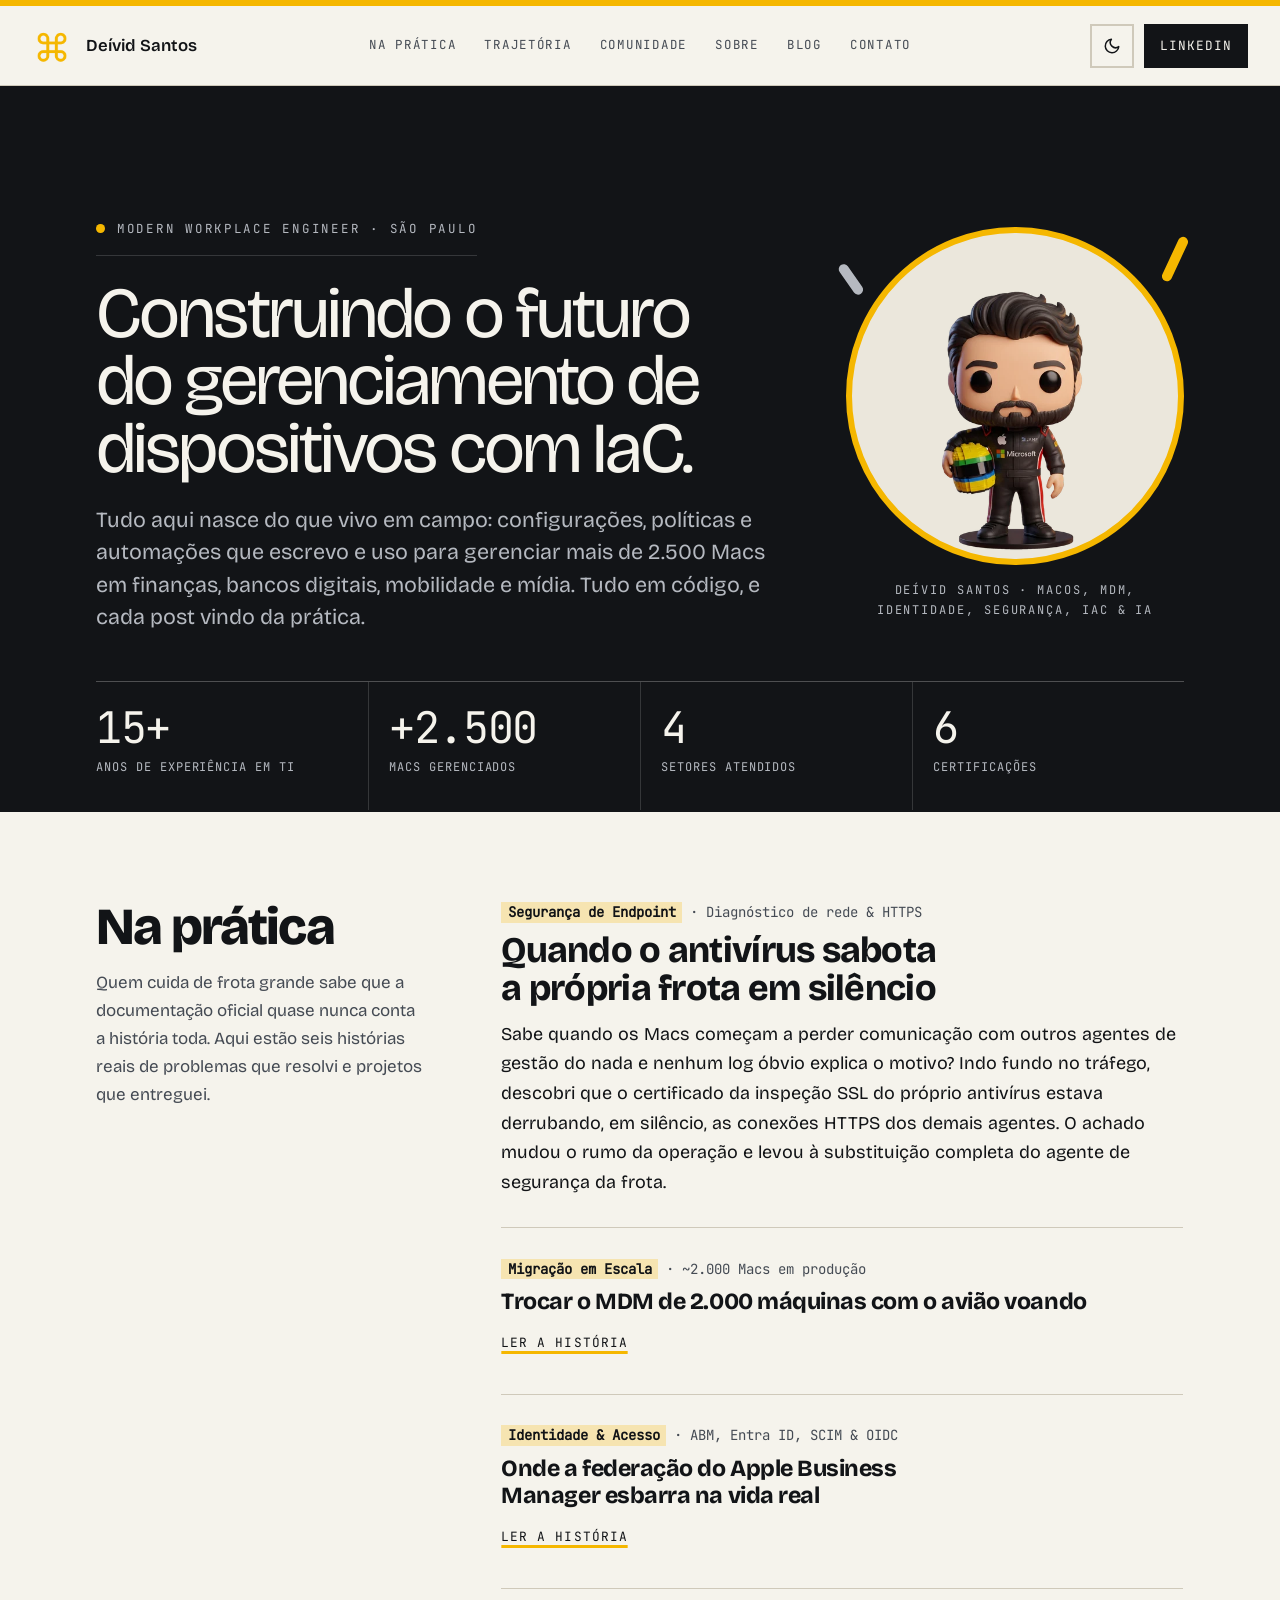
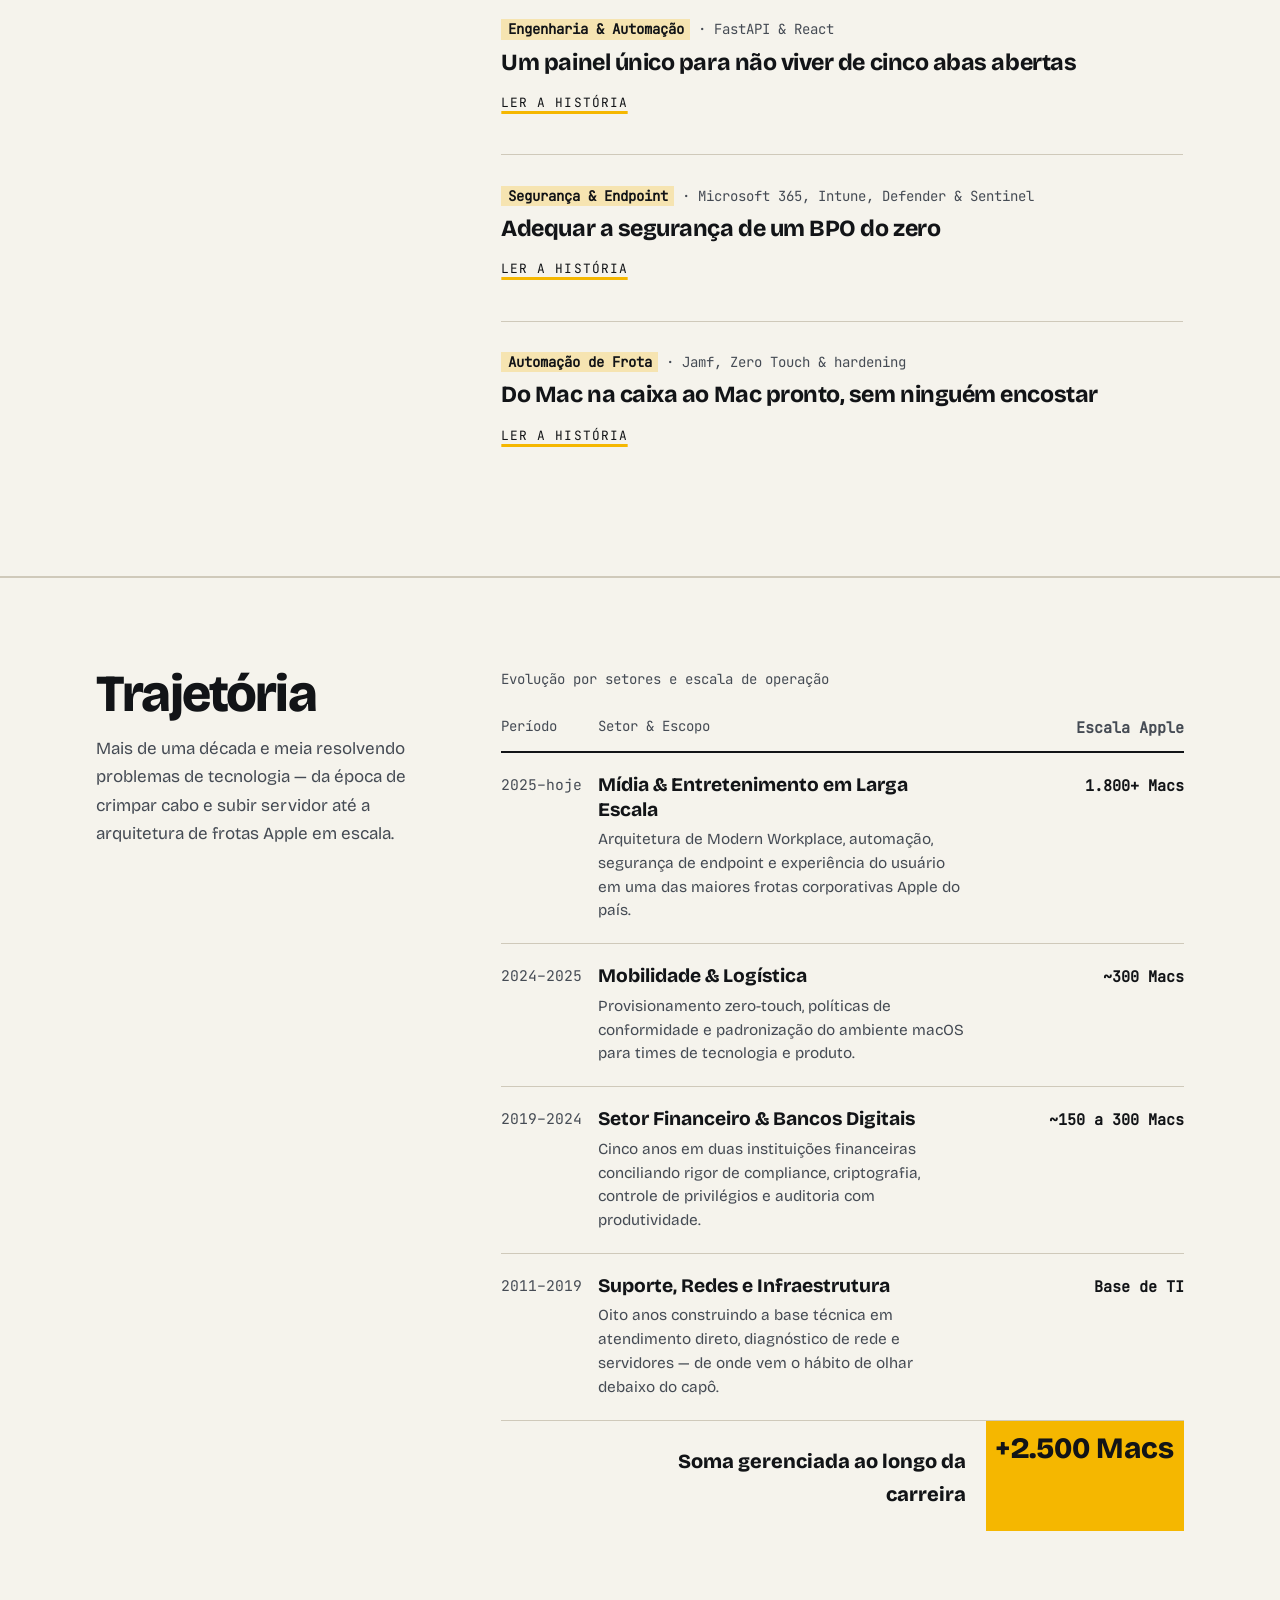
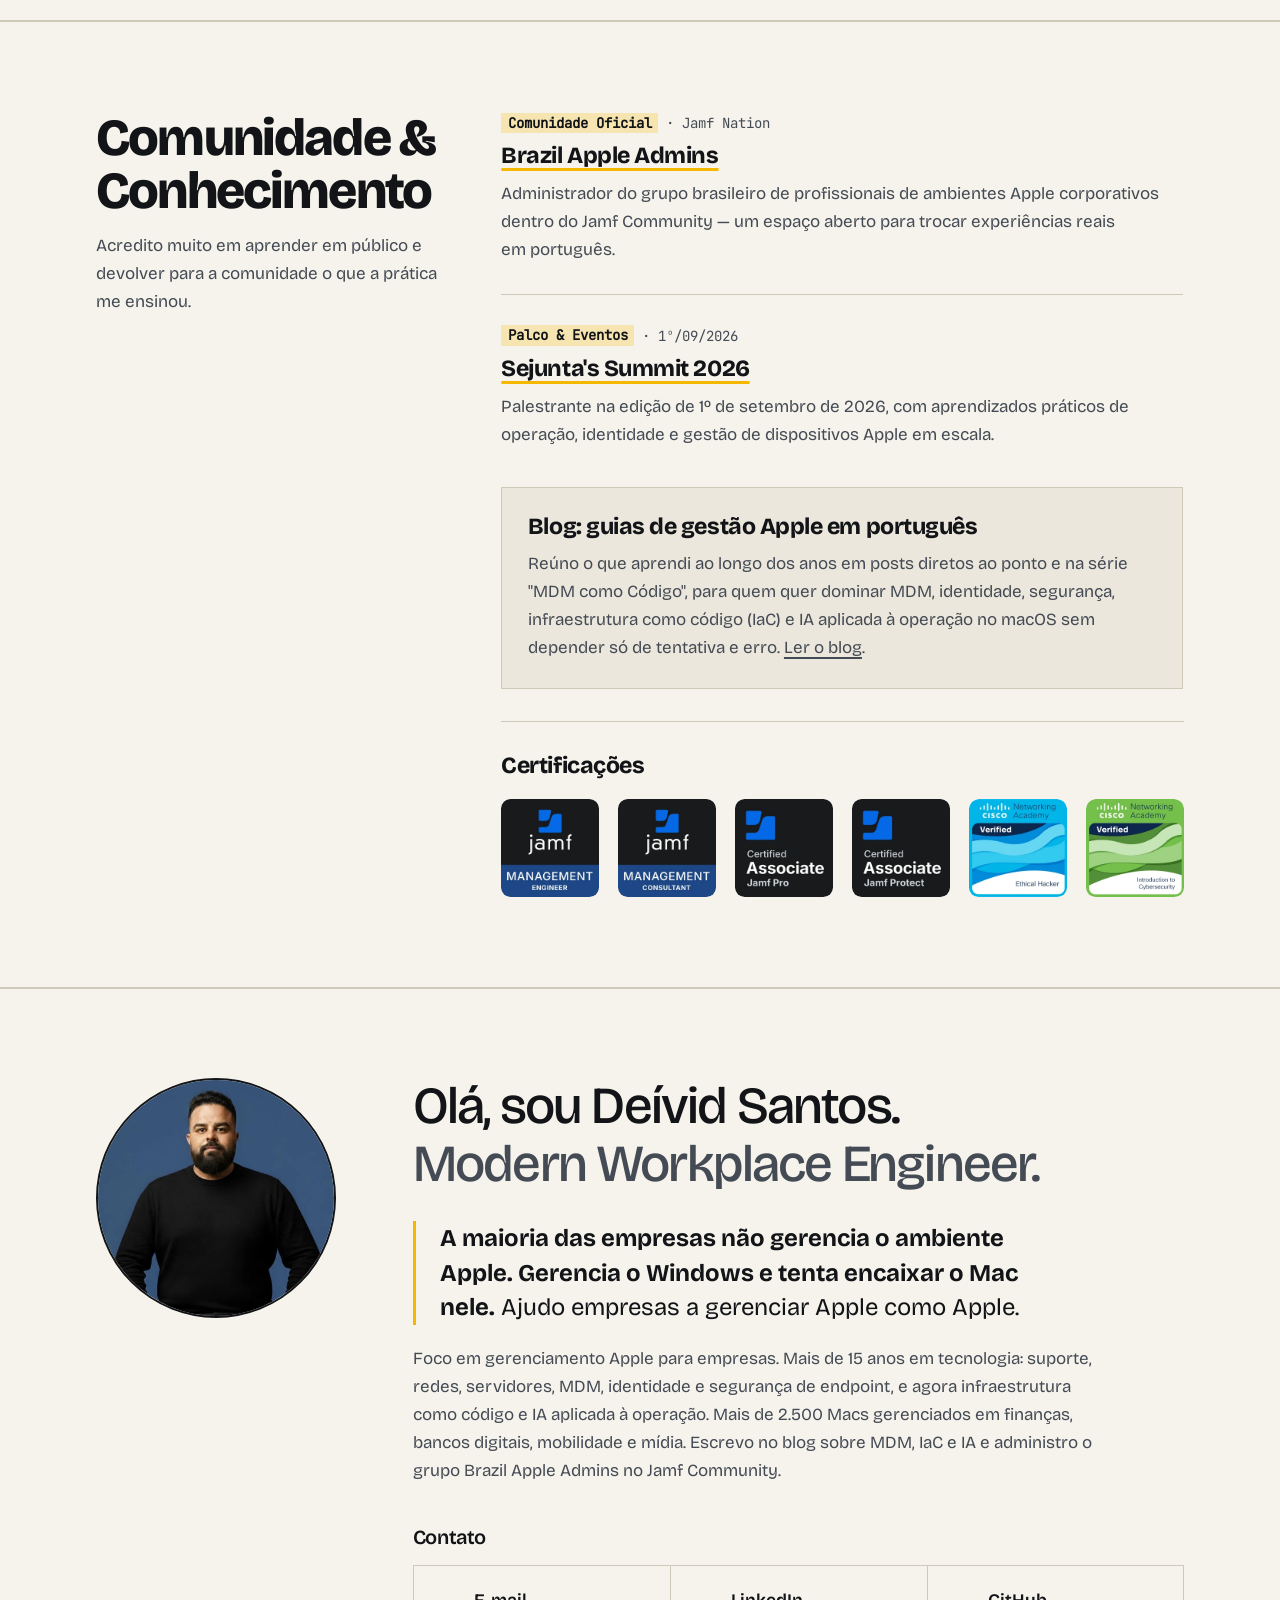
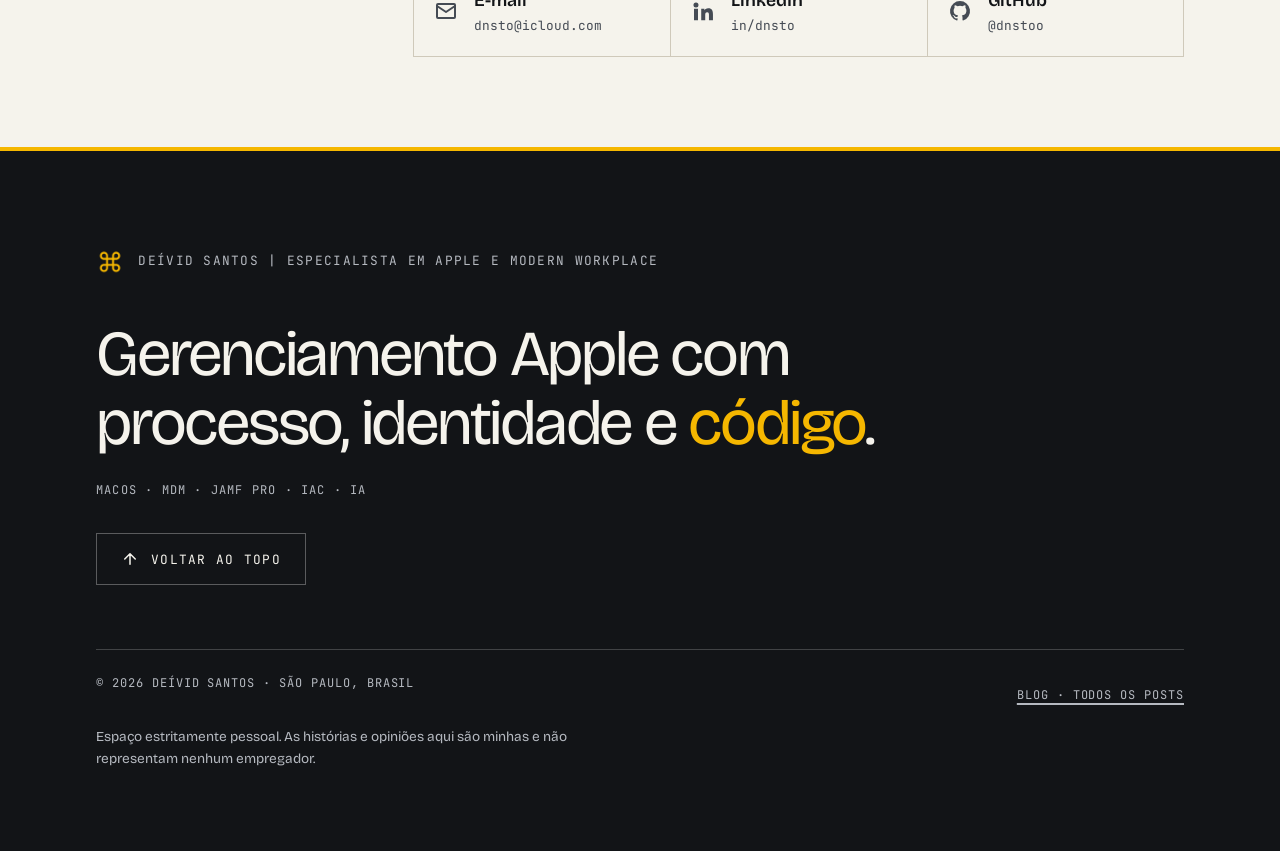
<file: index.html>
<!doctype html>
<html lang="pt-BR">
<head>
<meta charset="utf-8">
<meta name="viewport" content="width=device-width, initial-scale=1">
<title>Deívid Santos | Especialista Apple e Jamf Pro para Empresas</title>
<meta name="description" content="Especialista em gerenciamento Apple e Jamf Pro para empresas. Mais de 15 anos em TI e mais de 2.500 Macs gerenciados em operações de grande porte.">
<link rel="canonical" href="https://deividsantos.com.br/">
<link rel="icon" href="/favicon.png" type="image/png">
<link rel="alternate" type="text/plain" href="/llms.txt">
<link rel="preload" href="/fonts/bricolage-grotesque-latin-opsz-normal.woff2" as="font" type="font/woff2" crossorigin>
<link rel="preload" href="/fonts/jetbrains-mono-latin-400-normal.woff2" as="font" type="font/woff2" crossorigin>
<meta property="og:type" content="website">
<meta property="og:locale" content="pt_BR">
<meta property="og:site_name" content="Deívid Santos">
<meta property="og:title" content="Deívid Santos | Especialista Apple e Jamf Pro para Empresas">
<meta property="og:description" content="Especialista em gerenciamento Apple e Jamf Pro para empresas. Mais de 15 anos em TI e mais de 2.500 Macs gerenciados em operações de grande porte.">
<meta property="og:url" content="https://deividsantos.com.br/">
<meta property="og:image" content="https://deividsantos.com.br/og.png">
<meta property="og:image:width" content="1200">
<meta property="og:image:height" content="630">
<meta property="og:image:alt" content="Deívid Santos, Especialista em Gerenciamento Apple e Modern Workplace">
<meta name="twitter:card" content="summary_large_image">
<meta name="color-scheme" content="light dark">
<meta name="theme-color" content="#f5f3ec" media="(prefers-color-scheme: light)">
<meta name="theme-color" content="#0f1216" media="(prefers-color-scheme: dark)">
<script>document.documentElement.classList.add("js");try{var t=localStorage.getItem("tema");if(t==="claro"||t==="escuro")document.documentElement.dataset.tema=t}catch(e){}</script>
<link rel="stylesheet" href="/style.css">
<script type="application/ld+json">
{
  "@context": "https://schema.org",
  "@type": "ProfilePage",
  "@id": "https://deividsantos.com.br/#pagina",
  "url": "https://deividsantos.com.br/",
  "inLanguage": "pt-BR",
  "name": "Deívid Santos | Especialista Apple e Jamf Pro para Empresas",
  "mainEntity": {
    "@type": "Person",
    "@id": "https://deividsantos.com.br/#deivid",
    "name": "Deívid Santos",
    "url": "https://deividsantos.com.br/",
    "jobTitle": "Especialista em Gerenciamento Apple e Modern Workplace",
    "description": "Mais de 15 anos de experiência em infraestrutura e gerenciamento de TI, com os últimos anos dedicados ao gerenciamento Apple para empresas: arquitetura, implantação, migração e gestão de ecossistemas Apple em ambientes corporativos.",
    "knowsAbout": ["Modern Workplace", "Ecossistema Apple corporativo", "MDM", "Jamf Pro", "Microsoft Intune", "Apple Business Manager", "Entra ID", "Platform SSO", "macOS", "Automação"],
    "memberOf": {"@type": "Organization", "name": "Brazil Apple Admins (Jamf Community)"},
    "sameAs": ["https://github.com/dnstoo", "https://www.linkedin.com/in/dnsto"]
  }
}
</script>
</head>
<body>
<a class="skip" href="#pratica">Pular para o conteúdo</a>

<header class="abertura" id="topo">
  <div class="wrap">
    <nav class="barra" aria-label="Principal">
      <a class="marca" href="#topo" aria-label="Deívid Santos, início"><img src="/favicon.png" width="40" height="40" alt=""><span class="marca-nome">Deívid Santos</span><span class="marca-cargo">Gerenciamento Apple</span></a>
      <ul id="menu-principal">
        <li><a href="#pratica">Na prática</a></li>
        <li><a href="#trajetoria">Trajetória</a></li>
        <li><a href="#comunidade">Comunidade</a></li>
        <li><a href="#sobre">Sobre</a></li>
        <li><a href="https://blog.deividsantos.com.br">Blog</a></li>
        <li><a href="#contato">Contato</a></li>
      </ul>
      <div class="barra-acoes">
        <button class="menu" type="button" aria-label="Abrir menu" aria-expanded="false" aria-controls="menu-principal">
          <svg class="i-abrir" width="20" height="20" viewBox="0 0 24 24" fill="none" stroke="currentColor" stroke-width="2" stroke-linecap="round" aria-hidden="true"><path d="M4 7h16M4 12h16M4 17h16"></path></svg>
          <svg class="i-fechar" width="20" height="20" viewBox="0 0 24 24" fill="none" stroke="currentColor" stroke-width="2" stroke-linecap="round" aria-hidden="true"><path d="M6 6l12 12M18 6L6 18"></path></svg>
        </button>
        <button class="tema" type="button" aria-label="Alternar entre tema claro e escuro" aria-pressed="false">
          <svg width="18" height="18" viewBox="0 0 24 24" fill="none" stroke="currentColor" stroke-width="2" stroke-linecap="round" stroke-linejoin="round" aria-hidden="true"><path d="M21 12.8A9 9 0 1 1 11.2 3a7 7 0 0 0 9.8 9.8z"></path></svg>
        </button>
        <a class="botao-linkedin" href="https://www.linkedin.com/in/dnsto">LinkedIn</a>
      </div>
    </nav>
  </div>
</header>

<section class="hero-escuro" aria-label="Apresentação">
  <div class="wrap">
    <div class="hero-grade">
      <div class="hero-coluna">
        <p class="cargo">Modern Workplace Engineer · São Paulo</p>
        <h1>Construindo o futuro do gerenciamento de dispositivos com IaC.</h1>
        <p class="sub">Tudo aqui nasce do que vivo em campo: configurações, políticas e automações que escrevo e uso para gerenciar mais de 2.500 Macs em finanças, bancos digitais, mobilidade e mídia. Tudo em código, e cada post vindo da prática.</p>
      </div>

      <figure class="retrato">
        <div class="retrato-quadro">
          <img class="avatar" src="/avatar-500.webp" width="500" height="500" fetchpriority="high" decoding="async" alt="Caricatura de Deívid: barba, macacão de corrida e capacete amarelo de Lego debaixo do braço.">
        </div>
        <figcaption>Deívid Santos · macOS, MDM, identidade, segurança, IaC &amp; IA</figcaption>
      </figure>
    </div>

    <dl class="ficha" aria-label="Resumo de carreira">
      <div>
        <dt>Anos de experiência em TI</dt>
        <dd>15+</dd>
      </div>
      <div>
        <dt>Macs gerenciados</dt>
        <dd>+2.500</dd>
      </div>
      <div>
        <dt>Setores atendidos</dt>
        <dd>4</dd>
      </div>
      <div>
        <dt>Certificações</dt>
        <dd>6</dd>
      </div>
    </dl>
  </div>
</section>

<main>
  <section class="sec" id="pratica" aria-labelledby="t-pratica">
    <div class="wrap duas">
      <div class="cab">
        <h2 id="t-pratica">Na prática</h2>
        <p>Quem cuida de frota grande sabe que a documentação oficial quase nunca conta a história toda. Aqui estão seis histórias reais de problemas que resolvi e projetos que entreguei.</p>
      </div>

      <div class="relatos">
        <article class="relato destaque">
          <p class="relato-meta"><span>Segurança de Endpoint</span> · Diagnóstico de rede &amp; HTTPS</p>
          <h3>Quando o antivírus sabota a própria frota em silêncio</h3>
          <p>Sabe quando os Macs começam a perder comunicação com outros agentes de gestão do nada e nenhum log óbvio explica o motivo? Indo fundo no tráfego, descobri que o certificado da inspeção SSL do próprio antivírus estava derrubando, em silêncio, as conexões HTTPS dos demais agentes. O achado mudou o rumo da operação e levou à substituição completa do agente de segurança da frota.</p>
        </article>

        <article class="relato">
          <p class="relato-meta"><span>Migração em Escala</span> · ~2.000 Macs em produção</p>
          <h3>Trocar o MDM de 2.000 máquinas com o avião voando</h3>
          <details class="relato-mais"><summary>Ler a história</summary><p>Migrar uma frota inteira do Microsoft Intune para o Jamf Pro sem travar o trabalho das pessoas exigiu dividir a operação em cinco ondas planejadas, com janelas de adiamento para cada usuário escolher a melhor hora. Para não voar às cegas, escrevi um script em Python que cruzava o inventário com o progresso das equipes do início ao fim.</p></details>
        </article>

        <article class="relato">
          <p class="relato-meta"><span>Identidade &amp; Acesso</span> · ABM, Entra ID, SCIM &amp; OIDC</p>
          <h3>Onde a federação do Apple Business Manager esbarra na vida real</h3>
          <details class="relato-mais"><summary>Ler a história</summary><p>Unificar a identidade da frota conectando o Apple Business Manager ao Entra ID via SCIM e o Jamf Connect via OIDC resolve a vida do usuário final, mas traz uma pegadinha importante: as funções <em>Administrator</em> e <em>People Manager</em> do ABM simplesmente não federam. Foi preciso desenhar uma arquitetura própria de acesso administrativo e governança para fechar essa ponta com segurança.</p></details>
        </article>

        <article class="relato">
          <p class="relato-meta"><span>Engenharia &amp; Automação</span> · FastAPI &amp; React</p>
          <h3>Um painel único para não viver de cinco abas abertas</h3>
          <details class="relato-mais"><summary>Ler a história</summary><p>Em operações grandes, os dados costumam ficar espalhados entre MDM, diretório de identidade, portal da Apple e console de antivírus. Para acabar com a colcha de retalhos, construí em FastAPI e React um portal interno unificado que cruza Jamf, Intune, ABM, Entra ID e segurança de endpoint num lugar só, tratando relatórios como código.</p></details>
        </article>

        <article class="relato">
          <p class="relato-meta"><span>Segurança &amp; Endpoint</span> · Microsoft 365, Intune, Defender &amp; Sentinel</p>
          <h3>Adequar a segurança de um BPO do zero</h3>
          <details class="relato-mais"><summary>Ler a história</summary><p>Numa empresa de outsourcing de processos, estruturei o ambiente inteiro: Microsoft 365 e Teams para colaboração, dispositivos provisionados com Intune e Autopilot, Defender como antivírus e Sentinel como SIEM para monitorar ameaças de forma proativa sobre dados de terceiros.</p></details>
        </article>

        <article class="relato">
          <p class="relato-meta"><span>Automação de Frota</span> · Jamf, Zero Touch &amp; hardening</p>
          <h3>Do Mac na caixa ao Mac pronto, sem ninguém encostar</h3>
          <details class="relato-mais"><summary>Ler a história</summary><p>Num banco digital, implantei o Jamf com Zero Touch Deployment, repositório de apps homologados, patches e atualizações do macOS automáticos e hardening de postura. O resultado foi um ambiente seguro e atualizado, com mais de 400 horas de trabalho manual a menos.</p></details>
        </article>
      </div>
    </div>
  </section>

  <section class="sec" id="trajetoria" aria-labelledby="t-trajetoria">
    <div class="wrap duas">
      <div class="cab">
        <h2 id="t-trajetoria">Trajetória</h2>
        <p>Mais de uma década e meia resolvendo problemas de tecnologia — da época de crimpar cabo e subir servidor até a arquitetura de frotas Apple em escala.</p>
      </div>

      <div class="tabela-area" role="region" aria-labelledby="t-trajetoria" tabindex="0">
        <table class="registro">
          <caption>Evolução por setores e escala de operação</caption>
          <thead>
            <tr>
              <th scope="col">Período</th>
              <th scope="col">Setor &amp; Escopo</th>
              <th scope="col" class="num">Escala Apple</th>
            </tr>
          </thead>
          <tbody>
            <tr>
              <td class="data">2025–hoje</td>
              <th scope="row">
                Mídia &amp; Entretenimento em Larga Escala
                <small>Arquitetura de Modern Workplace, automação, segurança de endpoint e experiência do usuário em uma das maiores frotas corporativas Apple do país.</small>
              </th>
              <td class="num">1.800+ Macs</td>
            </tr>
            <tr>
              <td class="data">2024–2025</td>
              <th scope="row">
                Mobilidade &amp; Logística
                <small>Provisionamento zero-touch, políticas de conformidade e padronização do ambiente macOS para times de tecnologia e produto.</small>
              </th>
              <td class="num">~300 Macs</td>
            </tr>
            <tr>
              <td class="data">2019–2024</td>
              <th scope="row">
                Setor Financeiro &amp; Bancos Digitais
                <small>Cinco anos em duas instituições financeiras conciliando rigor de compliance, criptografia, controle de privilégios e auditoria com produtividade.</small>
              </th>
              <td class="num">~150 a 300 Macs</td>
            </tr>
            <tr>
              <td class="data">2011–2019</td>
              <th scope="row">
                Suporte, Redes e Infraestrutura
                <small>Oito anos construindo a base técnica em atendimento direto, diagnóstico de rede e servidores — de onde vem o hábito de olhar debaixo do capô.</small>
              </th>
              <td class="num">Base de TI</td>
            </tr>
          </tbody>
          <tfoot>
            <tr>
              <td></td>
              <th scope="row">Soma gerenciada ao longo da carreira</th>
              <td class="num">+2.500 Macs</td>
            </tr>
          </tfoot>
        </table>
      </div>
    </div>
  </section>

  <section class="sec" id="comunidade" aria-labelledby="t-comunidade">
    <div class="wrap duas">
      <div class="cab">
        <h2 id="t-comunidade">Comunidade &amp; Conhecimento</h2>
        <p>Acredito muito em aprender em público e devolver para a comunidade o que a prática me ensinou.</p>
      </div>

      <div class="relatos">
        <article class="relato">
          <p class="relato-meta"><span>Comunidade Oficial</span> · Jamf Nation</p>
          <h3><a href="https://community.jamf.com/groups/brazil-apple-admins-215">Brazil Apple Admins</a></h3>
          <p>Administrador do grupo brasileiro de profissionais de ambientes Apple corporativos dentro do Jamf Community — um espaço aberto para trocar experiências reais em português.</p>
        </article>

        <article class="relato">
          <p class="relato-meta"><span>Palco &amp; Eventos</span> · 1º/09/2026</p>
          <h3><a href="https://www.linkedin.com/posts/sejunta_sejunta-summit-2026-activity-7500681398933057536-GsPf">Sejunta's Summit 2026</a></h3>
          <p>Palestrante na edição de 1º de setembro de 2026, com aprendizados práticos de operação, identidade e gestão de dispositivos Apple em escala.</p>
        </article>

        <aside class="nota-ensino" aria-label="Blog">
          <h3>Blog: guias de gestão Apple em português</h3>
          <p>Reúno o que aprendi ao longo dos anos em posts diretos ao ponto e na série "MDM como Código", para quem quer dominar MDM, identidade, segurança, infraestrutura como código (IaC) e IA aplicada à operação no macOS sem depender só de tentativa e erro. <a href="https://blog.deividsantos.com.br">Ler o blog</a>.</p>
        </aside>

        <div class="credenciais">
          <div class="credenciais-cab">
            <h3>Certificações</h3>
          </div>
          <ul class="selos">
            <li><img src="/certs/jamf-management-engineer.webp" width="256" height="256" loading="lazy" decoding="async" alt="Jamf Management Engineer"></li>
            <li><img src="/certs/jamf-management-consultant.webp" width="256" height="256" loading="lazy" decoding="async" alt="Jamf Management Consultant"></li>
            <li><img src="/certs/jamf-associate-jamf-pro.webp" width="256" height="256" loading="lazy" decoding="async" alt="Jamf Certified Associate, Jamf Pro"></li>
            <li><img src="/certs/jamf-associate-jamf-protect.webp" width="256" height="256" loading="lazy" decoding="async" alt="Jamf Certified Associate, Jamf Protect"></li>
            <li><img src="/certs/cisco-ethical-hacker.webp" width="256" height="256" loading="lazy" decoding="async" alt="Cisco Networking Academy, Ethical Hacker"></li>
            <li><img src="/certs/cisco-introduction-to-cybersecurity.webp" width="256" height="256" loading="lazy" decoding="async" alt="Cisco Networking Academy, Introduction to Cybersecurity"></li>
          </ul>
        </div>
      </div>
    </div>
  </section>

  <section class="sec fecho" id="sobre" aria-labelledby="t-sobre">
    <div class="wrap">
      <div class="sobre-grade">
        <figure class="sobre-foto">
        <img src="/foto-deivid.webp" width="800" height="800" loading="lazy" decoding="async" alt="Retrato de Deívid Santos: barba, suéter preto, fundo azul.">
      </figure>
      <div class="sobre-texto">
        <h2 id="t-sobre">Olá, sou Deívid Santos.<br><span>Modern Workplace Engineer.</span></h2>
        <blockquote class="sobre-destaque"><p><strong>A maioria das empresas não gerencia o ambiente Apple. Gerencia o Windows e tenta encaixar o Mac nele.</strong> Ajudo empresas a gerenciar Apple como Apple.</p></blockquote>
        <p>Foco em gerenciamento Apple para empresas. Mais de 15 anos em tecnologia: suporte, redes, servidores, MDM, identidade e segurança de endpoint, e agora infraestrutura como código e IA aplicada à operação. Mais de 2.500 Macs gerenciados em finanças, bancos digitais, mobilidade e mídia. Escrevo no blog sobre MDM, IaC e IA e administro o grupo Brazil Apple Admins no Jamf Community.</p>

        <div id="contato" class="contato">
        <h3 class="contato-titulo">Contato</h3>
        <ul class="canais" aria-label="Contatos">
          <li>
            <a href="mailto:dnsto@icloud.com">
              <svg width="24" height="24" viewBox="0 0 24 24" fill="none" stroke="currentColor" stroke-width="2" stroke-linecap="round" stroke-linejoin="round" aria-hidden="true"><rect x="3" y="5" width="18" height="14" rx="1"></rect><path d="m3 7 9 6 9-6"></path></svg>
              <span class="rotulo">E-mail</span>
              <span class="valor">dnsto@icloud.com</span>
            </a>
          </li>
          <li>
            <a href="https://www.linkedin.com/in/dnsto">
              <svg width="24" height="24" viewBox="0 0 24 24" fill="currentColor" aria-hidden="true"><path d="M4.98 3.5a2.5 2.5 0 1 1 0 5 2.5 2.5 0 0 1 0-5ZM3 9.75h4v11.5H3V9.75Zm6.5 0h3.83v1.57h.06c.53-1 1.84-2.07 3.78-2.07 4.04 0 4.78 2.66 4.78 6.11v5.89h-4v-5.2c0-1.24-.02-2.83-1.73-2.83-1.73 0-2 1.35-2 2.74v5.29h-4V9.75Z"></path></svg>
              <span class="rotulo">LinkedIn</span>
              <span class="valor">in/dnsto</span>
            </a>
          </li>
          <li>
            <a href="https://github.com/dnstoo">
              <svg width="24" height="24" viewBox="0 0 24 24" fill="currentColor" aria-hidden="true"><path d="M12 2a10 10 0 0 0-3.16 19.49c.5.09.68-.22.68-.48v-1.7c-2.78.6-3.37-1.34-3.37-1.34-.45-1.16-1.11-1.47-1.11-1.47-.91-.62.07-.6.07-.6 1 .07 1.53 1.03 1.53 1.03.89 1.53 2.34 1.09 2.91.83.09-.65.35-1.09.63-1.34-2.22-.25-4.55-1.11-4.55-4.94 0-1.09.39-1.98 1.03-2.68-.1-.25-.45-1.27.1-2.65 0 0 .84-.27 2.75 1.02a9.5 9.5 0 0 1 5 0c1.91-1.29 2.75-1.02 2.75-1.02.55 1.38.2 2.4.1 2.65.64.7 1.03 1.59 1.03 2.68 0 3.84-2.34 4.69-4.57 4.93.36.31.68.92.68 1.85v2.74c0 .27.18.58.69.48A10 10 0 0 0 12 2Z"></path></svg>
              <span class="rotulo">GitHub</span>
              <span class="valor">@dnstoo</span>
            </a>
          </li>
        </ul>
        </div>
      </div>
      </div>

    </div>
  </section>
</main>

<footer>
  <div class="wrap">
    <p class="rodape-marca"><img src="/favicon.png" width="28" height="28" alt=""><span>Deívid Santos | Especialista em Apple e Modern Workplace</span></p>
    <p class="rodape-frase">Gerenciamento Apple com processo, identidade e <span>código</span>.</p>
    <p class="rodape-rotulo">macOS · MDM · Jamf Pro · IaC · IA</p>
    <a class="voltar-topo" href="#topo">
      <svg width="18" height="18" viewBox="0 0 24 24" fill="none" stroke="currentColor" stroke-width="2" stroke-linecap="round" stroke-linejoin="round" aria-hidden="true"><path d="M12 19V5M5 12l7-7 7 7"></path></svg>
      Voltar ao topo
    </a>
    <div class="rodape-in">
      <p>© 2026 Deívid Santos · São Paulo, Brasil</p>
      <a href="https://blog.deividsantos.com.br">Blog · todos os posts</a>
    </div>
    <p class="rodape-nota">Espaço estritamente pessoal. As histórias e opiniões aqui são minhas e não representam nenhum empregador.</p>
  </div>
</footer>

<script>
// Esconde a barra inferior fixa enquanto os botões do topo ou a seção de contato já estão visíveis.
(function () {
  var n = document.querySelector('.barra'), b = document.querySelector('.menu');
  if (!n || !b) return;
  function abrir(sim) {
    n.toggleAttribute('data-aberto', sim);
    b.setAttribute('aria-expanded', sim);
    b.setAttribute('aria-label', sim ? 'Fechar menu' : 'Abrir menu');
  }
  b.addEventListener('click', function () { abrir(!n.hasAttribute('data-aberto')); });
  n.addEventListener('click', function (e) { if (e.target.closest('ul a')) abrir(false); });
  document.addEventListener('keydown', function (e) { if (e.key === 'Escape' && n.hasAttribute('data-aberto')) { abrir(false); b.focus(); } });
})();
(function () {
  var b = document.querySelector('.tema'), r = document.documentElement;
  if (!b) return;
  function atual() { return r.dataset.tema || (matchMedia('(prefers-color-scheme: dark)').matches ? 'escuro' : 'claro'); }
  b.setAttribute('aria-pressed', atual() === 'escuro');
  b.addEventListener('click', function () {
    var t = atual() === 'escuro' ? 'claro' : 'escuro';
    r.dataset.tema = t;
    b.setAttribute('aria-pressed', t === 'escuro');
    try { localStorage.setItem('tema', t); } catch (e) {}
  });
})();
</script>
</body>
</html>
</file>
<file: style.css>
/* Caderno de Engenharia Editorial — Deívid Santos
   Regras Impeccable: zero cartões genéricos de SaaS, zero sombras difusas,
   tipografia Bricolage Grotesque + JetBrains Mono (apenas em dados/metadados),
   fios sólidos e pontilhados, e Amarelo Lego (#f5b700) como marca pessoal. */

@font-face {
  font-family: "Bricolage Grotesque";
  font-style: normal;
  font-weight: 200 800;
  font-display: swap;
  src: url("/fonts/bricolage-grotesque-latin-opsz-normal.woff2") format("woff2");
}

@font-face {
  font-family: "JetBrains Mono";
  font-style: normal;
  font-weight: 400;
  font-display: swap;
  src: url("/fonts/jetbrains-mono-latin-400-normal.woff2") format("woff2");
}

:root {
  --papel: #f5f3ec;
  --papel-forte: #ebe7dc;
  --tinta: #121417;
  --tinta-suave: #454b54;
  --linha: #cfc9ba;
  --linha-forte: #121417;
  --amarelo: #f5b700;
  --amarelo-hover: #ffca28;
  --tinta-sobre-amarelo: #121417;
  --noite: #121417;
  --sobre-noite: #f5f3ec;
  --sobre-noite-suave: #b5b9c0;
  --fonte-texto: "Bricolage Grotesque", system-ui, -apple-system, sans-serif;
  --fonte-dados: "JetBrains Mono", ui-monospace, SFMono-Regular, Menlo, monospace;
  color-scheme: light dark;
}

@media (prefers-color-scheme: dark) {
  :root:not([data-tema="claro"]) {
    --papel: #0f1216;
    --papel-forte: #171b22;
    --tinta: #f2f0e8;
    --tinta-suave: #a7b0bc;
    --linha: #2a313d;
    --linha-forte: #f2f0e8;
    --noite: #161a21;
    --sobre-noite: #f2f0e8;
    --sobre-noite-suave: #a7b0bc;
  }
}

:root[data-tema="escuro"] {
  color-scheme: dark;
  --papel: #0f1216;
  --papel-forte: #171b22;
  --tinta: #f2f0e8;
  --tinta-suave: #a7b0bc;
  --linha: #2a313d;
  --linha-forte: #f2f0e8;
  --noite: #161a21;
  --sobre-noite: #f2f0e8;
  --sobre-noite-suave: #a7b0bc;
}

:root[data-tema="claro"] {
  color-scheme: light;
}

*, *::before, *::after {
  box-sizing: border-box;
}

html {
  scroll-behavior: smooth;
  scroll-padding-top: 2rem;
  -webkit-text-size-adjust: 100%;
}

@media (prefers-reduced-motion: reduce) {
  html {
    scroll-behavior: auto;
  }
}

body {
  margin: 0;
  background: var(--papel);
  color: var(--tinta);
  font: 400 1.0625rem/1.65 var(--fonte-texto);
  -webkit-font-smoothing: antialiased;
  text-rendering: optimizeLegibility;
}

::selection {
  background: var(--amarelo);
  color: var(--tinta-sobre-amarelo);
}

img {
  max-width: 100%;
  height: auto;
  display: block;
}

h1, h2, h3, p, ul, ol, dl, dd, figure {
  margin: 0;
  padding: 0;
}

ul, ol {
  list-style: none;
}

a {
  color: inherit;
  text-underline-offset: 0.22em;
  text-decoration-thickness: 2px;
}

:focus-visible {
  outline: 3px solid var(--tinta);
  outline-offset: 3px;
}

.skip {
  position: absolute;
  left: 1rem;
  top: -4rem;
  background: var(--amarelo);
  color: var(--tinta-sobre-amarelo);
  padding: 0.65rem 1.1rem;
  font-weight: 700;
  text-decoration: none;
  z-index: 40;
}

.skip:focus {
  top: 1rem;
}

.wrap {
  width: 100%;
  max-width: 74rem;
  margin-inline: auto;
  padding-inline: 1.25rem;
  padding-inline: clamp(1.25rem, 4vw, 3rem);
}

/* Barra superior e Abertura */
.abertura {
  border-top: 6px solid var(--amarelo);
}

.barra {
  display: flex;
  flex-wrap: wrap;
  align-items: center;
  justify-content: space-between;
  gap: 1rem;
  padding-block: 1.1rem;
  border-bottom: 1px solid var(--linha);
}

/* Menu em largura total: logo no canto esquerdo, links ao centro, ações à direita (igual ao blog) */
.abertura > .wrap {
  max-width: none;
  padding-inline: clamp(1rem, 2.5vw, 2rem);
}

.abertura {
  border-bottom: 1px solid var(--linha);
}

.barra {
  border-bottom: 0;
}

@media (min-width: 64rem) {
  .barra {
    display: grid;
    grid-template-columns: 1fr auto 1fr;
  }

  .barra-acoes {
    justify-self: end;
  }
}

.marca {
  display: inline-flex;
  align-items: center;
  min-height: 2.75rem;
  min-width: 2.75rem;
  text-decoration: none;
}

.marca img {
  width: 2.5rem;
  height: 2.5rem;
}

.marca-nome {
  margin-left: 0.85rem;
  font-weight: 600;
  font-size: 1.05rem;
  color: var(--tinta);
}

.marca-cargo {
  margin-left: 0.85rem;
  font-family: var(--fonte-dados);
  font-size: 0.75rem;
  letter-spacing: 0.16em;
  text-transform: uppercase;
  color: var(--tinta-suave);
}

@media (max-width: 32rem) {
  .marca-nome {
    display: none;
  }
}

@media (max-width: 95rem) {
  .marca-cargo {
    display: none;
  }
}

.barra-acoes {
  display: flex;
  align-items: center;
  gap: 0.6rem;
}

.tema,
.menu {
  display: inline-flex;
  align-items: center;
  justify-content: center;
  width: 2.75rem;
  height: 2.75rem;
  background: transparent;
  color: var(--tinta);
  border: 2px solid var(--linha);
  cursor: pointer;
}

.menu {
  display: none;
}

.menu .i-fechar,
.menu[aria-expanded="true"] .i-abrir {
  display: none;
}

.menu[aria-expanded="true"] .i-fechar {
  display: block;
}

.tema:hover,
.menu:hover {
  background: var(--papel-forte);
}

.botao-linkedin {
  display: inline-flex;
  align-items: center;
  min-height: 2.75rem;
  padding-inline: 1rem;
  background: var(--tinta);
  color: var(--papel);
  font-family: var(--fonte-dados);
  font-size: 0.8rem;
  letter-spacing: 0.08em;
  text-transform: uppercase;
  text-decoration: none;
}

.botao-linkedin:hover {
  background: var(--amarelo);
  color: var(--tinta-sobre-amarelo);
}

.barra ul {
  display: flex;
  flex-wrap: wrap;
  gap: 0.5rem 1.75rem;
}

.barra li a {
  display: inline-flex;
  align-items: center;
  min-height: 2.75rem;
  font-family: var(--fonte-dados);
  font-size: 0.78rem;
  letter-spacing: 0.14em;
  text-transform: uppercase;
  color: var(--tinta-suave);
  text-decoration: none;
}

.barra li a:hover {
  color: var(--tinta);
  text-decoration: underline;
  text-decoration-color: var(--amarelo);
}

/* Hero em duas colunas */
.hero-grade {
  display: grid;
  gap: 2.5rem;
  align-items: end;
  padding-top: clamp(2.25rem, 5vw, 4rem);
}

.cargo {
  font-family: var(--fonte-dados);
  font-size: 0.875rem;
  color: var(--tinta-suave);
  letter-spacing: 0.02em;
}

h1 {
  margin-top: 0.5rem;
  font-size: clamp(3.25rem, 9vw, 6.25rem);
  font-weight: 800;
  line-height: 0.94;
  letter-spacing: -0.04em;
  text-wrap: balance;
}

.sub {
  margin-top: 1.35rem;
  max-width: 54ch;
  font-size: clamp(1.125rem, 2vw, 1.35rem);
  line-height: 1.5;
  color: var(--tinta-suave);
}

/* Ações do Topo (alvos >= 44px para WCAG 2.5.8) */
.acoes {
  display: flex;
  flex-wrap: wrap;
  gap: 0.85rem;
  align-items: center;
  margin-top: 2rem;
}

.botao-primario {
  display: inline-flex;
  align-items: center;
  justify-content: center;
  min-height: 2.85rem;
  padding: 0.7rem 1.4rem;
  background: var(--amarelo);
  color: var(--tinta-sobre-amarelo);
  border: 2px solid var(--tinta-sobre-amarelo);
  font-weight: 800;
  font-size: 0.98rem;
  text-decoration: none;
  transition: background-color 0.15s ease;
}

.botao-primario:hover {
  background: var(--amarelo-hover);
}

.botao-secundario {
  display: inline-flex;
  align-items: center;
  justify-content: center;
  min-height: 2.85rem;
  padding: 0.7rem 1.3rem;
  background: transparent;
  color: var(--tinta);
  border: 2px solid var(--linha-forte);
  font-weight: 700;
  font-size: 0.98rem;
  text-decoration: none;
}

.botao-secundario:hover {
  background: var(--papel-forte);
}

.botao-travado {
  display: inline-flex;
  align-items: center;
  gap: 0.55rem;
  min-height: 2.85rem;
  padding: 0.65rem 1.1rem;
  background: var(--papel-forte);
  border: 2px dashed var(--linha);
  color: var(--tinta-suave);
  font-size: 0.92rem;
  font-weight: 600;
  user-select: none;
}

.botao-travado em {
  font-style: normal;
  font-family: var(--fonte-dados);
  font-size: 0.875rem;
  padding: 0.1rem 0.45rem;
  background: var(--papel);
  border: 1px solid var(--linha);
  color: var(--tinta);
}

/* Retrato Editorial */
.retrato {
  position: relative;
  justify-self: start;
  width: min(100%, 22rem);
  text-align: center;
}

.retrato::before,
.retrato::after {
  content: "";
  position: absolute;
  width: 0.6rem;
  border-radius: 1rem;
}

.retrato::before {
  top: 0.5rem;
  right: 0.25rem;
  height: 3rem;
  background: var(--amarelo);
  transform: rotate(25deg);
}

.retrato::after {
  top: 2.2rem;
  left: 0;
  height: 2.2rem;
  background: var(--sobre-noite-suave);
  transform: rotate(-35deg);
}

.retrato-quadro {
  aspect-ratio: 1;
  padding: 1.1rem 1.1rem 0;
  border: 6px solid var(--amarelo);
  border-radius: 50%;
  overflow: hidden;
  background: var(--papel-forte);
}

.avatar {
  width: 100%;
  height: 100%;
  object-fit: contain;
  object-position: bottom;
}

.retrato figcaption {
  margin-top: 1rem;
  font-family: var(--fonte-dados);
  font-size: 0.8rem;
  color: var(--sobre-noite-suave);
  text-wrap: balance;
}

/* Hero escuro: faixa grafite sob a barra clara */
.hero-escuro {
  background: var(--noite);
  color: var(--sobre-noite);
  padding-block: clamp(2.5rem, 5vw, 4rem) 0;
  border-bottom: 2px solid var(--linha-forte);
}

.hero-escuro :focus-visible {
  outline-color: var(--amarelo);
}

.hero-escuro .hero-grade {
  align-items: center;
}

.hero-escuro .cargo,
.hero-escuro .sub {
  color: var(--sobre-noite-suave);
}

/* Cargo: ponto amarelo, caixa alta espaçada e filete embaixo */
.hero-escuro .cargo {
  display: inline-flex;
  align-items: center;
  gap: 0.75rem;
  padding-bottom: 1rem;
  border-bottom: 1px solid rgb(255 255 255 / 0.15);
  font-size: 0.78rem;
  letter-spacing: 0.22em;
  text-transform: uppercase;
}

.hero-escuro .cargo::before {
  content: "";
  flex: none;
  width: 0.55rem;
  height: 0.55rem;
  border-radius: 50%;
  background: var(--amarelo);
}

.hero-escuro h1 {
  margin-top: 1.5rem;
  font-size: clamp(2.75rem, 5.6vw, 4.5rem);
  font-weight: 400;
  letter-spacing: -0.04em;
  text-wrap: balance;
}

.hero-escuro .retrato figcaption {
  font-size: 0.75rem;
  letter-spacing: 0.16em;
  text-transform: uppercase;
}

.hero-escuro .botao-secundario {
  color: var(--sobre-noite);
  border-color: var(--sobre-noite);
}

.hero-escuro .botao-secundario:hover {
  background: var(--sobre-noite);
  color: var(--noite);
}

/* Números do hero: valor grande, rótulo em mono */
.ficha {
  display: grid;
  grid-template-columns: repeat(4, minmax(0, 1fr));
  margin-top: clamp(2rem, 4vw, 3rem);
  border-top: 1px solid rgb(255 255 255 / 0.25);
}

.ficha div {
  display: flex;
  flex-direction: column-reverse;
  justify-content: flex-end;
  gap: 0.5rem;
  padding: 1.5rem 1.25rem 2rem 0;
}

.ficha div + div {
  padding-left: 1.25rem;
  border-left: 1px solid rgb(255 255 255 / 0.15);
}

.ficha dd {
  font-family: var(--fonte-dados);
  font-size: clamp(1.9rem, 3.4vw, 2.75rem);
  line-height: 1;
  letter-spacing: -0.03em;
}

.ficha dt {
  font-family: var(--fonte-dados);
  font-size: 0.75rem;
  letter-spacing: 0.08em;
  text-transform: uppercase;
  color: var(--sobre-noite-suave);
}

/* Seções do Corpo */
.sec {
  padding-block: clamp(3.5rem, 7vw, 6rem);
  border-bottom: 2px solid var(--linha);
}

.duas {
  display: grid;
  grid-template-columns: minmax(0, 1fr);
  gap: 2.25rem;
}

h2 {
  font-size: clamp(2.1rem, 4.5vw, 3.25rem);
  font-weight: 800;
  line-height: 1.02;
  letter-spacing: -0.035em;
  text-wrap: balance;
}

.cab p {
  margin-top: 0.9rem;
  max-width: 34ch;
  color: var(--tinta-suave);
}

h3 {
  font-size: 1.45rem;
  font-weight: 750;
  line-height: 1.2;
  letter-spacing: -0.02em;
  text-wrap: balance;
}

/* Relatos na prática (separados por fios, sem caixas) */
.relatos {
  display: grid;
}

.relato {
  padding-block: 1.85rem;
  border-top: 1px solid var(--linha);
  max-width: 62ch;
}

.relato:first-child {
  border-top: 0;
  padding-top: 0;
}

.relato.destaque h3 {
  font-size: clamp(1.7rem, 3.5vw, 2.25rem);
  line-height: 1.08;
}

.relato.destaque p:last-child {
  font-size: 1.125rem;
  color: var(--tinta);
}

.relato-meta {
  font-family: var(--fonte-dados);
  font-size: 0.875rem;
  color: var(--tinta-suave);
  margin-bottom: 0.45rem;
}

.relato-meta span {
  font-weight: 700;
  color: var(--tinta);
  background: rgb(245 183 0 / 0.25);
  padding: 0.08rem 0.4rem;
}

.relato p:not(.relato-meta) {
  margin-top: 0.65rem;
  color: var(--tinta-suave);
}

.relato-mais summary {
  display: inline-flex;
  align-items: center;
  min-height: 2.75rem;
  margin-top: 0.25rem;
  font-family: var(--fonte-dados);
  font-size: 0.8rem;
  letter-spacing: 0.08em;
  text-transform: uppercase;
  color: var(--tinta);
  cursor: pointer;
  text-decoration: underline;
  text-decoration-color: var(--amarelo);
  text-decoration-thickness: 3px;
  text-underline-offset: 4px;
}

.relato-mais summary:hover {
  background: var(--amarelo);
  color: var(--tinta-sobre-amarelo);
  text-decoration: none;
}

.relato h3 a {
  text-decoration: underline;
  text-decoration-color: var(--amarelo);
  text-decoration-thickness: 3px;
}

.relato h3 a:hover {
  background: var(--amarelo);
  color: var(--tinta-sobre-amarelo);
  text-decoration: none;
}

/* Tabela de Trajetória */
.tabela-area {
  overflow-x: auto;
}

.registro {
  width: 100%;
  border-collapse: collapse;
  font-variant-numeric: tabular-nums;
}

.registro caption {
  text-align: left;
  font-family: var(--fonte-dados);
  font-size: 0.875rem;
  color: var(--tinta-suave);
  padding-bottom: 0.85rem;
}

.registro th,
.registro td {
  text-align: left;
  vertical-align: top;
  padding: 1.25rem 1rem 1.25rem 0;
  border-bottom: 1px solid var(--linha);
  font-weight: 400;
}

.registro thead th {
  font-family: var(--fonte-dados);
  font-size: 0.875rem;
  color: var(--tinta-suave);
  border-bottom: 2px solid var(--linha-forte);
  padding-block: 0.65rem;
}

.registro .data {
  font-family: var(--fonte-dados);
  font-size: 0.92rem;
  white-space: nowrap;
  color: var(--tinta-suave);
}

.registro tbody th {
  font-weight: 750;
  font-size: 1.2rem;
  line-height: 1.3;
}

.registro small {
  display: block;
  margin-top: 0.35rem;
  font-weight: 400;
  font-size: 0.96rem;
  line-height: 1.55;
  color: var(--tinta-suave);
  max-width: 52ch;
}

.registro .num {
  text-align: right;
  padding-right: 0;
  font-family: var(--fonte-dados);
  font-size: 0.95rem;
  white-space: nowrap;
  font-weight: 600;
}

.registro tfoot th,
.registro tfoot td {
  border-bottom: 0;
  padding-top: 1.5rem;
  font-weight: 800;
  font-size: 1.25rem;
}

.registro tfoot th {
  text-align: right;
  padding-right: 1.25rem;
}

.registro tfoot .num {
  font-family: var(--fonte-texto);
  font-size: 1.85rem;
  font-weight: 800;
  background: var(--amarelo);
  color: var(--tinta-sobre-amarelo);
  padding: 0.2rem 0.6rem;
}

/* Bloco de Ensino (Em breve) */
.nota-ensino {
  margin-top: 0.5rem;
  padding: 1.6rem;
  background: var(--papel-forte);
  border: 1px solid var(--linha);
  max-width: 62ch;
}

.ensino-topo {
  margin-bottom: 0.6rem;
}

.selo-cadeado {
  display: inline-flex;
  align-items: center;
  gap: 0.45rem;
  font-family: var(--fonte-dados);
  font-size: 0.875rem;
  color: var(--tinta-suave);
}

.nota-ensino p {
  margin-top: 0.55rem;
  color: var(--tinta-suave);
}

/* Certificações */
.credenciais {
  margin-top: 2rem;
  padding-top: 1.85rem;
  border-top: 1px solid var(--linha);
}

.credenciais-cab {
  display: flex;
  flex-wrap: wrap;
  align-items: baseline;
  justify-content: space-between;
  gap: 0.75rem;
  margin-bottom: 1.25rem;
}

.selos {
  display: grid;
  grid-template-columns: repeat(6, minmax(0, 1fr));
  gap: clamp(0.4rem, 1.5vw, 1.25rem);
}

/* Os selos do Jamf Management trazem cantos cinza fora da forma arredondada: o recorte esconde. */
.selos img {
  display: block;
  width: 100%;
  height: auto;
  border-radius: 10%;
}

/* Sobre: foto em círculo à esquerda, texto à direita */
.sobre-grade {
  display: grid;
  grid-template-columns: minmax(0, 1fr);
  gap: 2.25rem;
  align-items: start;
}

.sobre-foto {
  justify-self: center;
  width: min(100%, 15rem);
  aspect-ratio: 1;
  margin: 0;
  border: 2px solid var(--linha-forte);
  border-radius: 50%;
  overflow: hidden;
  background: var(--papel-forte);
}

.sobre-foto img {
  display: block;
  width: 100%;
  height: 100%;
  object-fit: cover;
  object-position: 50% 100%;
}

.sobre-texto h2 {
  font-weight: 500;
  line-height: 1.1;
}

.sobre-texto h2 span {
  color: var(--tinta-suave);
}

.sobre-destaque {
  margin: 1.75rem 0 0;
  padding-left: 1.5rem;
  border-left: 3px solid var(--amarelo);
  max-width: 40rem;
  font-size: clamp(1.2rem, 2.4vw, 1.5rem);
  line-height: 1.45;
}

.sobre-texto > p {
  margin-top: 1.25rem;
  max-width: 44rem;
  color: var(--tinta-suave);
}

@media (min-width: 52rem) {
  .sobre-grade {
    grid-template-columns: 15rem minmax(0, 1fr);
    gap: clamp(2.5rem, 6vw, 5rem);
  }

  /* A foto acompanha a rolagem até o fim da seção */
  .sobre-foto {
    position: sticky;
    top: 2rem;
  }
}

/* Fecho / Contato */
.fecho {
  border-bottom: 0;
}

.contato {
  margin-top: 2.5rem;
  scroll-margin-top: 1.5rem;
}

.contato-titulo {
  font-size: 1.25rem;
  font-weight: 600;
}

.canais {
  display: grid;
  grid-template-columns: repeat(3, minmax(0, 1fr));
  margin: 1rem 0 0;
  padding: 0;
  list-style: none;
  border: 1px solid var(--linha);
}

.canais li + li {
  border-left: 1px solid var(--linha);
}

.canais a {
  display: grid;
  grid-template-columns: auto minmax(0, 1fr);
  column-gap: 1rem;
  align-items: center;
  padding: 1.25rem;
  color: var(--tinta);
  text-decoration: none;
}

.canais svg {
  grid-row: span 2;
  color: var(--tinta-suave);
}

.canais .rotulo {
  font-size: 1.1rem;
  font-weight: 600;
}

.canais .valor {
  font-family: var(--fonte-dados);
  font-size: 0.8rem;
  color: var(--tinta-suave);
  overflow-wrap: anywhere;
}

.canais a:hover .rotulo {
  text-decoration: underline;
  text-decoration-color: var(--amarelo);
  text-decoration-thickness: 3px;
  text-underline-offset: 4px;
}

.canais a:hover svg {
  color: var(--amarelo);
}

/* Rodapé */
footer {
  background: var(--noite);
  color: var(--sobre-noite-suave);
  padding: clamp(3.5rem, 8vw, 6rem) 0 5rem;
  border-top: 4px solid var(--amarelo);
}

.rodape-marca {
  display: flex;
  align-items: center;
  gap: 0.9rem;
  font-family: var(--fonte-dados);
  font-size: 0.8rem;
  letter-spacing: 0.1em;
  text-transform: uppercase;
}

.rodape-frase {
  max-width: 24ch;
  margin-top: clamp(1.75rem, 4vw, 2.75rem);
  font-size: clamp(2.2rem, 6vw, 4rem);
  font-weight: 400;
  line-height: 1.08;
  letter-spacing: -0.035em;
  color: var(--sobre-noite);
  text-wrap: balance;
}

.rodape-frase span {
  color: var(--amarelo);
}

.rodape-rotulo {
  margin-top: 1.5rem;
  font-family: var(--fonte-dados);
  font-size: 0.75rem;
  letter-spacing: 0.1em;
  text-transform: uppercase;
}

.voltar-topo {
  display: inline-flex;
  align-items: center;
  gap: 0.75rem;
  min-height: 3.25rem;
  margin-top: 2rem;
  padding-inline: 1.5rem;
  border: 1px solid rgb(255 255 255 / 0.3);
  color: var(--sobre-noite);
  font-family: var(--fonte-dados);
  font-size: 0.8rem;
  letter-spacing: 0.1em;
  text-transform: uppercase;
  text-decoration: none;
}

.voltar-topo:hover {
  border-color: var(--amarelo);
  color: var(--amarelo);
}

footer :focus-visible {
  outline-color: var(--amarelo);
}

.rodape-in {
  display: flex;
  flex-wrap: wrap;
  justify-content: space-between;
  gap: 0.75rem 2rem;
  margin-top: clamp(2.5rem, 6vw, 4rem);
  padding-top: 1.5rem;
  border-top: 1px solid rgb(255 255 255 / 0.2);
  font-family: var(--fonte-dados);
  font-size: 0.75rem;
  letter-spacing: 0.08em;
  text-transform: uppercase;
}

.rodape-in a {
  display: inline-flex;
  align-items: center;
  min-height: 2.75rem;
  color: inherit;
  text-underline-offset: 4px;
}

.rodape-nota {
  margin-top: 0.5rem;
  max-width: 60ch;
  font-size: 0.85rem;
}

/* 404 */
.nao-achada {
  min-height: 100svh;
  display: grid;
  place-content: center;
  gap: 1rem;
  text-align: center;
  padding: 2rem;
}

.nao-achada h1 {
  font-size: clamp(5rem, 20vw, 10rem);
}

/* Desktop >= 56rem */
@media (min-width: 56rem) {
  .hero-grade {
    grid-template-columns: minmax(0, 1.35fr) minmax(0, 0.65fr);
    column-gap: 3rem;
  }

  .retrato {
    justify-self: end;
  }

  .duas {
    grid-template-columns: minmax(0, 4fr) minmax(0, 8fr);
    gap: 4rem;
  }

  .cab {
    position: sticky;
    top: 2rem;
    align-self: start;
  }
}

/* Celular */
@media (max-width: 42rem) {
  /* Menu numa linha só, com alvos de toque de 44px */
  .barra ul {
    gap: 0 1.1rem;
  }

  .barra li a {
    display: inline-flex;
    align-items: center;
    min-height: 2.75rem;
    padding-block: 0;
    font-size: 0.9rem;
  }

  /* Ações do hero: uma coluna, todas com a mesma largura */
  .acoes {
    flex-direction: column;
    align-items: stretch;
  }

  .botao-travado em {
    margin-left: auto;
  }

  /* Menu hambúrguer: marca e ações na primeira linha, links abrem embaixo */
  .menu {
    display: inline-flex;
  }

  .barra ul {
    order: 3;
    width: 100%;
  }

  .js .barra ul {
    display: none;
    flex-direction: column;
    gap: 0;
  }

  .js .barra[data-aberto] ul {
    display: flex;
  }

  .js .barra li a {
    width: 100%;
    border-top: 1px dotted var(--linha);
    font-size: 1.05rem;
  }

  .barra-acoes {
    order: 2;
  }

  h1 {
    font-size: clamp(3rem, 14vw, 4rem);
    font-weight: 500;
    letter-spacing: -0.035em;
  }

  /* Funko no círculo, depois do texto */
  .retrato {
    justify-self: center;
    width: min(100%, 17rem);
  }

  .relato-meta {
    font-size: 0.8rem;
  }

  .ficha {
    grid-template-columns: repeat(2, minmax(0, 1fr));
  }

  .ficha div:nth-child(3) {
    padding-left: 0;
    border-left: 0;
  }

  .ficha div:nth-child(n + 3) {
    border-top: 1px solid rgb(255 255 255 / 0.15);
  }

  .canais {
    grid-template-columns: minmax(0, 1fr);
  }

  .canais li + li {
    border-left: 0;
    border-top: 1px solid var(--linha);
  }

  .selos {
    grid-template-columns: repeat(3, minmax(0, 1fr));
    gap: 0.75rem;
    max-width: none;
  }

  /* Trajetória: a tabela vira lista, uma linha por período (sem rolagem lateral). */
  .registro thead {
    display: none;
  }

  .registro caption {
    display: block;
  }

  .registro,
  .registro tbody,
  .registro tfoot {
    display: block;
  }

  .registro tr {
    display: grid;
    grid-template-columns: minmax(0, 1fr) auto;
    column-gap: 1rem;
    padding-block: 1.25rem;
    border-bottom: 1px solid var(--linha);
  }

  .registro th,
  .registro td {
    padding: 0;
    border-bottom: 0;
  }

  .registro .data {
    grid-row: 1;
    grid-column: 1;
  }

  .registro tr .num {
    grid-row: 1;
    grid-column: 2;
    text-align: right;
  }

  .registro tbody th {
    grid-row: 2;
    grid-column: 1 / -1;
    margin-top: 0.5rem;
  }

  .registro tfoot tr {
    border-bottom: 0;
    align-items: center;
  }

  .registro tfoot td:empty {
    display: none;
  }

  .registro tfoot th {
    grid-row: 1;
    grid-column: 1;
    text-align: left;
    padding: 0;
    font-size: 1.05rem;
  }

  .registro tfoot .num {
    font-size: 1.5rem;
  }
}

/* Texto corrido sem palavra solta na última linha */
p {
  text-wrap: pretty;
}

/* Celular: cargo em uma linha */
@media (max-width: 40rem) {
  .hero-escuro .cargo {
    gap: 0.6rem;
    font-size: 0.7rem;
    letter-spacing: 0.1em;
  }
}
</file>
